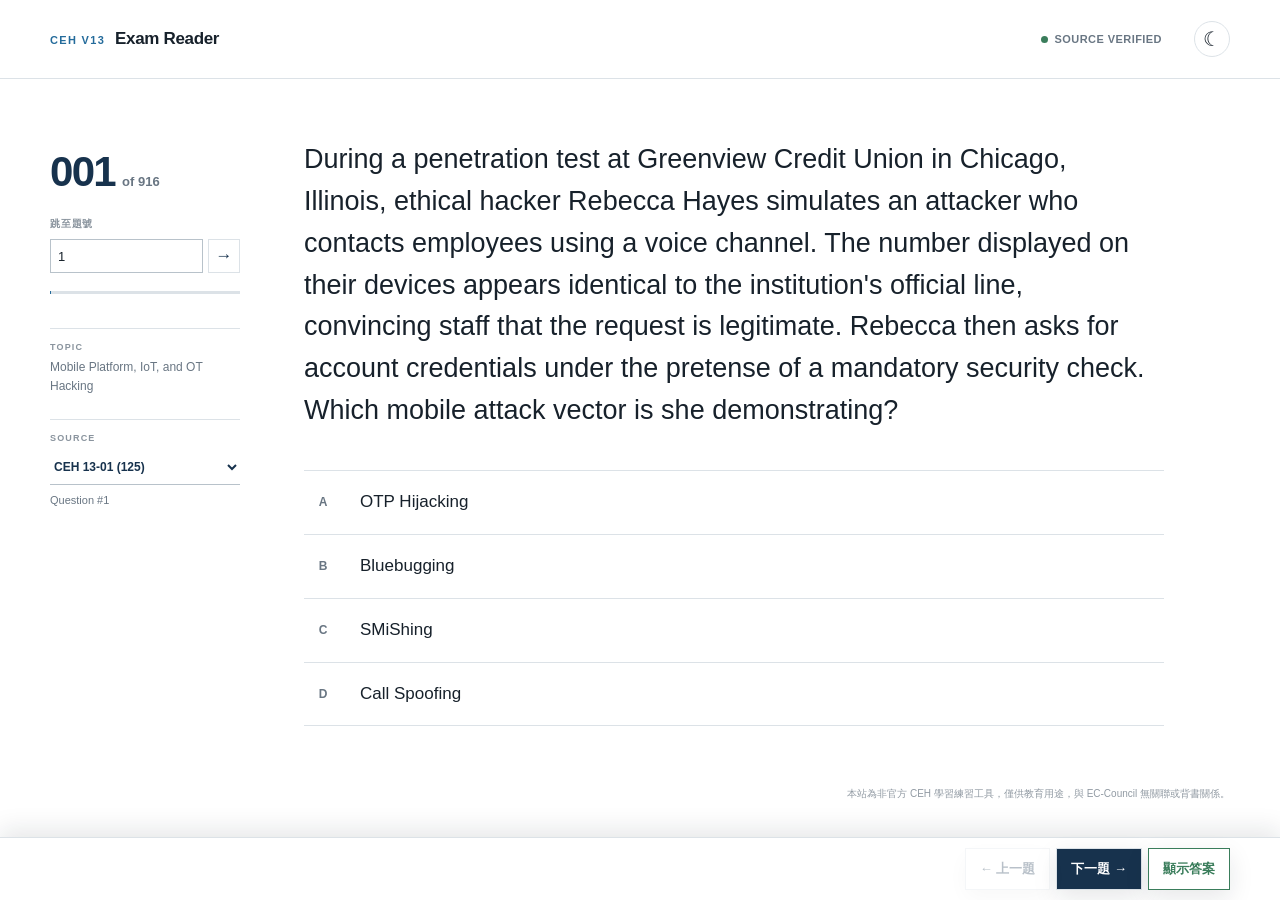
<file: index.html>
<!doctype html>
<html lang="zh-Hant">
<head>
  <meta charset="utf-8" />
  <meta name="viewport" content="width=device-width, initial-scale=1, maximum-scale=1, user-scalable=no, viewport-fit=cover" />
  <meta name="theme-color" content="#edf0e9" />
  <meta name="description" content="CEH v13 單題閱讀練習" />
  <link rel="manifest" href="manifest.webmanifest" />
  <link rel="icon" href="icons/icon-192.png" />
  <link rel="apple-touch-icon" href="icons/icon-192.png" />
  <link rel="stylesheet" href="styles.css?v=22" />
  <title>CEH Mobile Practice</title>
</head>
<body>
  <div id="app"></div>
  <footer class="site-disclaimer">
    本站為非官方 CEH 學習練習工具，僅供教育用途，與 EC-Council 無關聯或背書關係。
  </footer>
  <script src="app.js?v=16" defer></script>
</body>
</html>
</file>
<file: styles.css>
:root {
  color-scheme: light;
  --ink: #17212b;
  --muted: #697683;
  --line: #dce2e7;
  --soft: #f5f7f8;
  --navy: #17324d;
  --blue: #246b9b;
  --answer: #eaf5ef;
  --answer-line: #3a7d5b;
  font-family: "Segoe UI", Arial, "Noto Sans TC", sans-serif;
}

:root[data-theme="dark"] {
  color-scheme: dark;
  --ink: #e7edf1;
  --muted: #a9b6bf;
  --line: #2c3a44;
  --soft: #18232b;
  --navy: #b9d5e8;
  --blue: #76b9df;
  --answer: #193529;
  --answer-line: #78c59b;
}

:root {
  --page: #fff;
  --surface: #fff;
  --select-border: #b8c2ca;
  --faint: #8a949e;
}

:root[data-theme="dark"] {
  --page: #101820;
  --surface: #16232c;
  --select-border: #52636e;
  --faint: #91a2ad;
}

* { box-sizing: border-box; }

html { min-width: 320px; background: var(--page); }

body {
  min-width: 320px;
  min-height: 100vh;
  margin: 0;
  background: var(--page);
  color: var(--ink);
}

button { font: inherit; }

.site-header {
  position: sticky;
  z-index: 20;
  top: 0;
  border-bottom: 1px solid var(--line);
  background: color-mix(in srgb, var(--surface) 96%, transparent);
  backdrop-filter: blur(14px);
}

.site-header-inner {
  display: grid;
  grid-template-columns: 1fr auto auto;
  align-items: center;
  gap: 28px;
  width: min(calc(100% - 64px), 1180px);
  min-height: 78px;
  margin: 0 auto;
}

.brand {
  display: flex;
  align-items: baseline;
  gap: 10px;
  width: max-content;
  color: var(--ink);
  text-decoration: none;
}

.brand-kicker {
  color: var(--blue);
  font-size: 11px;
  font-weight: 850;
  letter-spacing: .12em;
  text-transform: uppercase;
}

.brand strong {
  font-size: 17px;
  letter-spacing: -.02em;
}

.header-status {
  display: flex;
  align-items: center;
  gap: 7px;
  color: var(--muted);
  font-size: 11px;
  font-weight: 650;
  letter-spacing: .04em;
  text-transform: uppercase;
}

.header-status span {
  width: 7px;
  height: 7px;
  border-radius: 50%;
  background: var(--answer-line);
}

.theme-toggle {
  display: grid;
  width: 36px;
  height: 36px;
  margin-left: 4px;
  place-items: center;
  border: 1px solid var(--line);
  border-radius: 50%;
  background: var(--surface);
  color: var(--ink);
  cursor: pointer;
  font-size: 20px;
  line-height: 1;
}

.theme-toggle:hover,
.theme-toggle:focus-visible { border-color: var(--blue); }

.desktop-nav {
  display: flex;
  justify-content: flex-end;
  gap: 6px;
  position: fixed;
  z-index: 25;
  right: 0;
  bottom: 0;
  left: 0;
  margin: 0;
  padding: 10px max(32px, calc((100vw - 1180px) / 2));
  border-top: 1px solid var(--line);
  background: color-mix(in srgb, var(--surface) 97%, transparent);
  box-shadow: 0 -8px 24px rgba(23, 33, 43, .1);
  backdrop-filter: blur(14px);
}

.desktop-nav button,
.mobile-nav button {
  min-height: 42px;
  padding: 9px 14px;
  border: 0;
  background: transparent;
  color: var(--navy);
  cursor: pointer;
  font-size: 13px;
  font-weight: 750;
}

.desktop-nav button {
  border: 1px solid var(--line);
  background: var(--surface);
  box-shadow: 0 8px 24px rgba(23, 33, 43, .1);
}

.desktop-nav .next {
  background: var(--navy);
  color: #fff;
}

.desktop-nav .answer-toggle {
  border: 1px solid var(--answer-line);
  color: var(--answer-line);
}

.desktop-nav .answer-toggle[aria-expanded="true"] {
  background: var(--answer);
}

.desktop-nav button:disabled,
.mobile-nav button:disabled {
  cursor: not-allowed;
  opacity: .3;
}

.reader-shell {
  display: grid;
  grid-template-columns: 190px minmax(0, 1fr);
  gap: 64px;
  width: min(calc(100% - 64px), 1180px);
  margin: 0 auto;
  padding: 68px 0 120px;
}

.reader-sidebar {
  position: sticky;
  top: 34px;
  align-self: start;
  padding-top: 4px;
}

.question-index {
  display: flex;
  align-items: baseline;
  gap: 7px;
  color: var(--muted);
}

.question-index span {
  display: none;
  font-size: 10px;
  font-weight: 800;
  letter-spacing: .12em;
}

.question-index strong {
  color: var(--navy);
  font-size: 42px;
  font-weight: 750;
  line-height: 1;
  letter-spacing: -.04em;
}

.question-index small {
  font-size: 13px;
  font-weight: 650;
}

.question-jump {
  display: grid;
  gap: 8px;
  margin-top: 24px;
}

.question-jump label {
  color: var(--faint);
  font-size: 10px;
  font-weight: 800;
  letter-spacing: .08em;
}

.question-jump div {
  display: grid;
  grid-template-columns: minmax(0, 1fr) 32px;
  gap: 5px;
}

.question-jump input {
  width: 100%;
  min-height: 34px;
  padding: 5px 7px;
  border: 1px solid var(--select-border);
  background: var(--surface);
  color: var(--ink);
  font: inherit;
  font-size: 13px;
}

.question-jump button {
  border: 1px solid var(--line);
  background: var(--surface);
  color: var(--navy);
  cursor: pointer;
  font-size: 17px;
}

.question-jump button:hover,
.question-jump button:focus-visible,
.question-jump input:focus-visible { border-color: var(--blue); outline: 0; }

.progress-track {
  height: 3px;
  margin-top: 18px;
  overflow: hidden;
  background: var(--line);
}

.progress-track span {
  display: block;
  height: 100%;
  background: var(--blue);
}

.source-details {
  display: grid;
  gap: 24px;
  margin: 34px 0 0;
}

.source-details div {
  padding-top: 13px;
  border-top: 1px solid var(--line);
}

.source-details dt {
  margin-bottom: 6px;
  color: var(--faint);
  font-size: 9px;
  font-weight: 850;
  letter-spacing: .13em;
}

.source-details dd {
  margin: 0;
  color: var(--muted);
  font-size: 12px;
  line-height: 1.55;
}

.source-select {
  width: 100%;
  min-height: 36px;
  padding: 6px 24px 6px 0;
  border: 0;
  border-bottom: 1px solid var(--select-border);
  border-radius: 0;
  outline: 0;
  background: var(--surface);
  color: var(--navy);
  cursor: pointer;
  font: inherit;
  font-weight: 700;
}

.source-select:focus {
  border-bottom-color: var(--blue);
  box-shadow: 0 1px 0 var(--blue);
}

.source-question-number {
  display: block;
  margin-top: 7px;
  color: var(--muted);
  font-size: 11px;
}

.question-page {
  width: min(100%, 860px);
}

.mobile-meta,
.mobile-source { display: none; }

.mobile-question-jump { display: none; }

.question-page h1 {
  max-width: 850px;
  margin: -8px 0 38px;
  font-family: "Segoe UI", Arial, "Noto Sans TC", sans-serif;
  font-size: 27px;
  font-weight: 400;
  line-height: 1.55;
  letter-spacing: 0;
}

.options {
  margin: 0;
  padding: 0;
  list-style: none;
}

.option {
  display: grid;
  grid-template-columns: 38px minmax(0, 1fr) 28px;
  align-items: center;
  gap: 14px;
  min-height: 64px;
  padding: 12px 16px 12px 4px;
  border-top: 1px solid var(--line);
  font-size: 17px;
  line-height: 1.55;
}

.option:last-child { border-bottom: 1px solid var(--line); }

.option-letter {
  display: grid;
  width: 30px;
  height: 30px;
  place-items: center;
  color: var(--muted);
  font-size: 12px;
  font-weight: 850;
}

.option.is-answer {
  border-color: color-mix(in srgb, var(--answer-line) 55%, var(--line));
  background: var(--answer);
  box-shadow: inset 3px 0 0 var(--answer-line);
}

.is-answer .option-letter { color: var(--answer-line); }

.answer-check {
  color: var(--answer-line);
  font-size: 19px;
  font-weight: 900;
  text-align: center;
}

.mobile-nav { display: none; }

.state-message {
  width: min(calc(100% - 32px), 560px);
  margin: 20vh auto;
  padding: 28px 0;
  border-top: 2px solid var(--navy);
  border-bottom: 1px solid var(--line);
  text-align: center;
}

.state-message p { color: var(--muted); line-height: 1.6; }

.site-disclaimer {
  width: min(calc(100% - 48px), 1180px);
  margin: -60px auto 36px;
  color: #919aa3;
  font-size: 10px;
  line-height: 1.6;
  text-align: right;
}

@media (max-width: 760px) {
  .site-header-inner {
    grid-template-columns: 1fr auto auto;
    width: calc(100% - 32px);
    min-height: 64px;
  }

  .brand { display: grid; gap: 2px; }
  .brand strong { font-size: 15px; }
  .header-status { font-size: 9px; }
  .desktop-nav { display: none; }

  .reader-shell {
    display: block;
    width: 100%;
    padding: 0 18px calc(112px + env(safe-area-inset-bottom));
  }

  .reader-sidebar { display: none; }
  .question-page { width: 100%; }

  .mobile-meta {
    display: flex;
    justify-content: space-between;
    gap: 12px;
    padding: 17px 0;
    border-bottom: 1px solid var(--line);
    color: var(--muted);
    font-size: 10px;
    font-weight: 750;
  }

  .mobile-source {
    display: grid;
    grid-template-columns: auto minmax(0, 1fr);
    align-items: center;
    gap: 14px;
    padding: 13px 0 0;
  }

  .mobile-question-jump {
    display: grid;
    grid-template-columns: auto minmax(0, 1fr);
    align-items: center;
    gap: 14px;
    margin: 0;
    padding: 12px 0 0;
  }

  .mobile-question-jump div { max-width: 150px; }

  .mobile-source label {
    color: var(--muted);
    font-size: 10px;
    font-weight: 800;
  }

  .mobile-source .source-select {
    min-height: 38px;
    padding-left: 8px;
    border: 1px solid var(--line);
  }

  .question-page h1 {
    margin: 0;
    padding: 27px 0 28px;
    font-size: 21px;
    line-height: 1.55;
  }

  .option {
    grid-template-columns: 34px minmax(0, 1fr) 24px;
    gap: 10px;
    min-height: 60px;
    padding: 12px 8px 12px 2px;
    font-size: 16px;
  }

  .mobile-nav {
    display: flex;
    justify-content: flex-end;
    gap: 6px;
    position: fixed;
    z-index: 25;
    right: 0;
    bottom: 0;
    left: 0;
    margin: 0;
    padding: 8px 18px calc(8px + env(safe-area-inset-bottom));
    border-top: 1px solid var(--line);
    background: color-mix(in srgb, var(--surface) 97%, transparent);
    box-shadow: 0 -8px 24px rgba(23, 33, 43, .1);
    backdrop-filter: blur(14px);
  }

  .mobile-nav button {
    display: flex;
    align-items: center;
    justify-content: space-between;
    min-height: 48px;
    padding: 10px 14px;
    background: var(--surface);
  }

  .mobile-nav .next {
    background: var(--navy);
    color: #fff;
  }

  .mobile-nav .answer-toggle {
    background: var(--surface);
    color: var(--answer-line);
  }

  .mobile-nav .answer-toggle[aria-expanded="true"] {
    background: var(--answer);
  }

  .site-disclaimer {
    margin: -76px auto 86px;
    text-align: center;
  }
}

@media (prefers-reduced-motion: no-preference) {
  .question-page { animation: enter .22s ease-out both; }

  @keyframes enter {
    from { opacity: 0; }
    to { opacity: 1; }
  }
}
</file>
